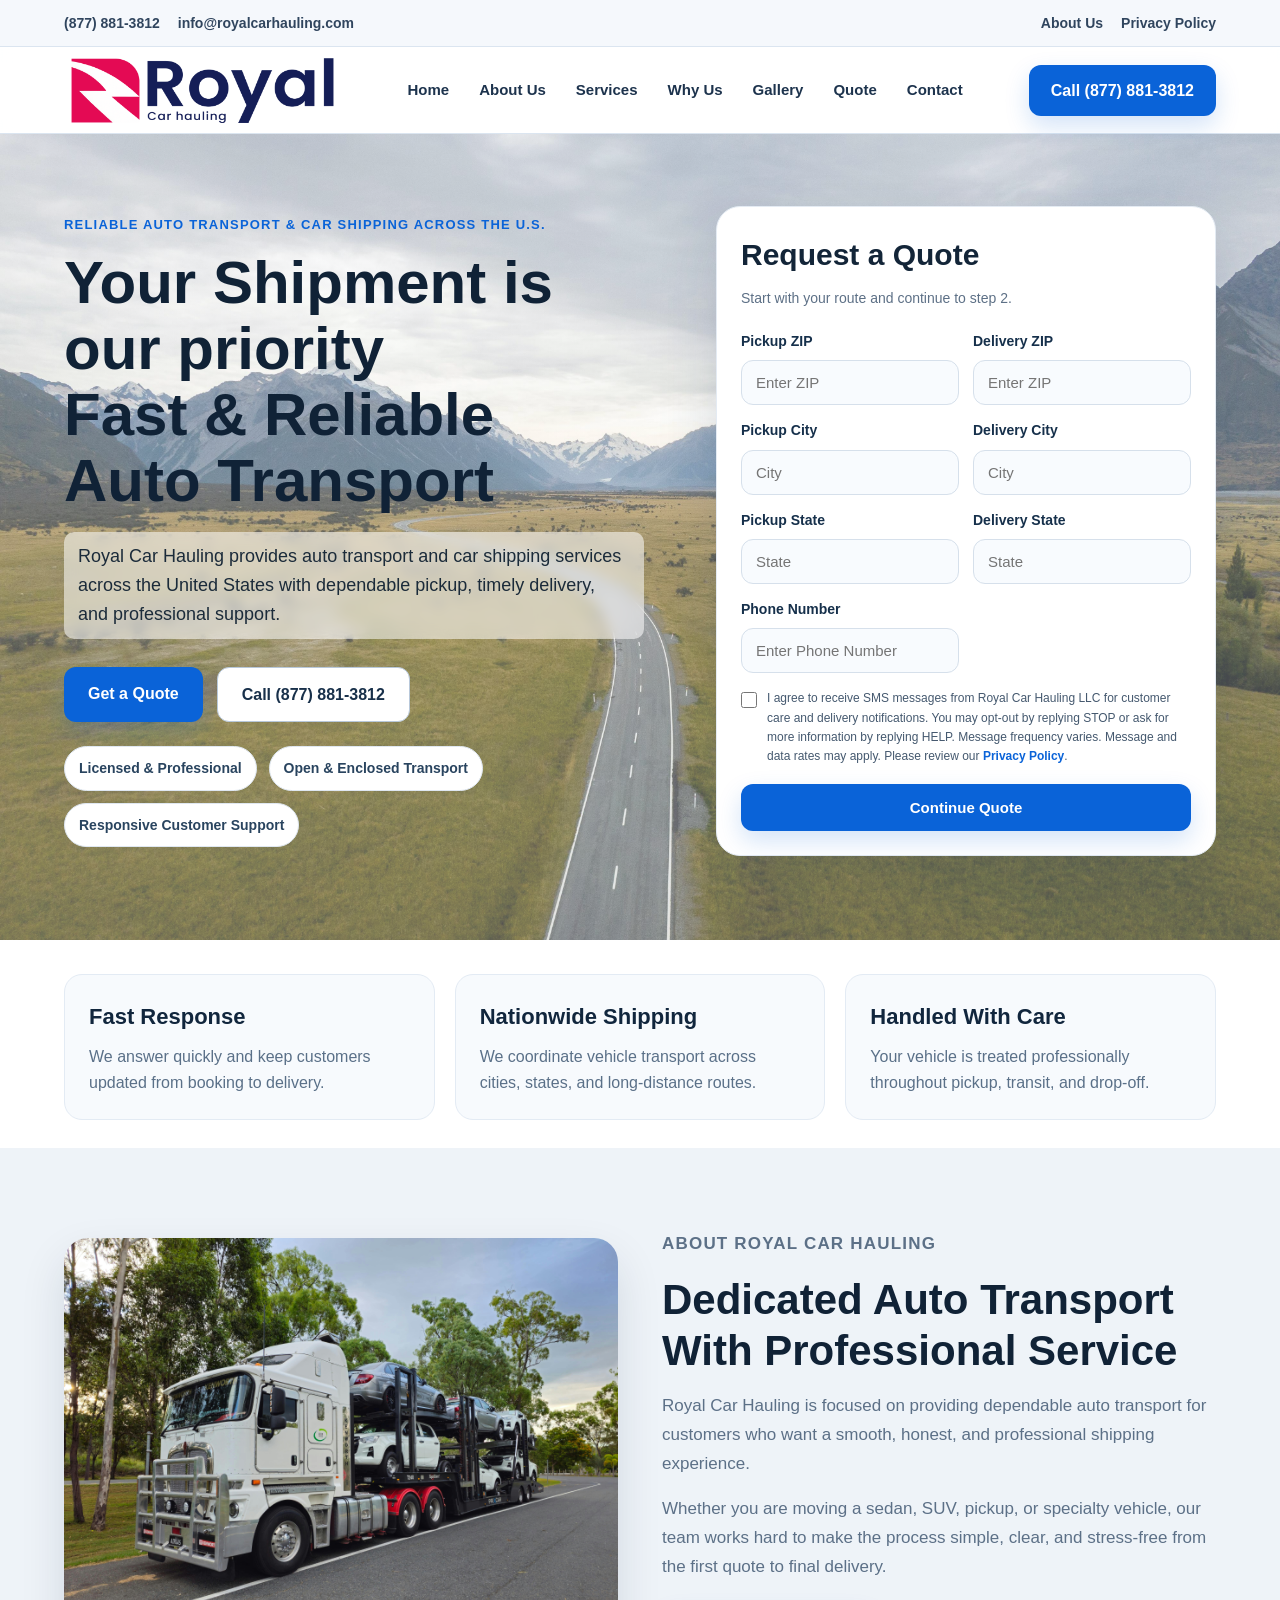
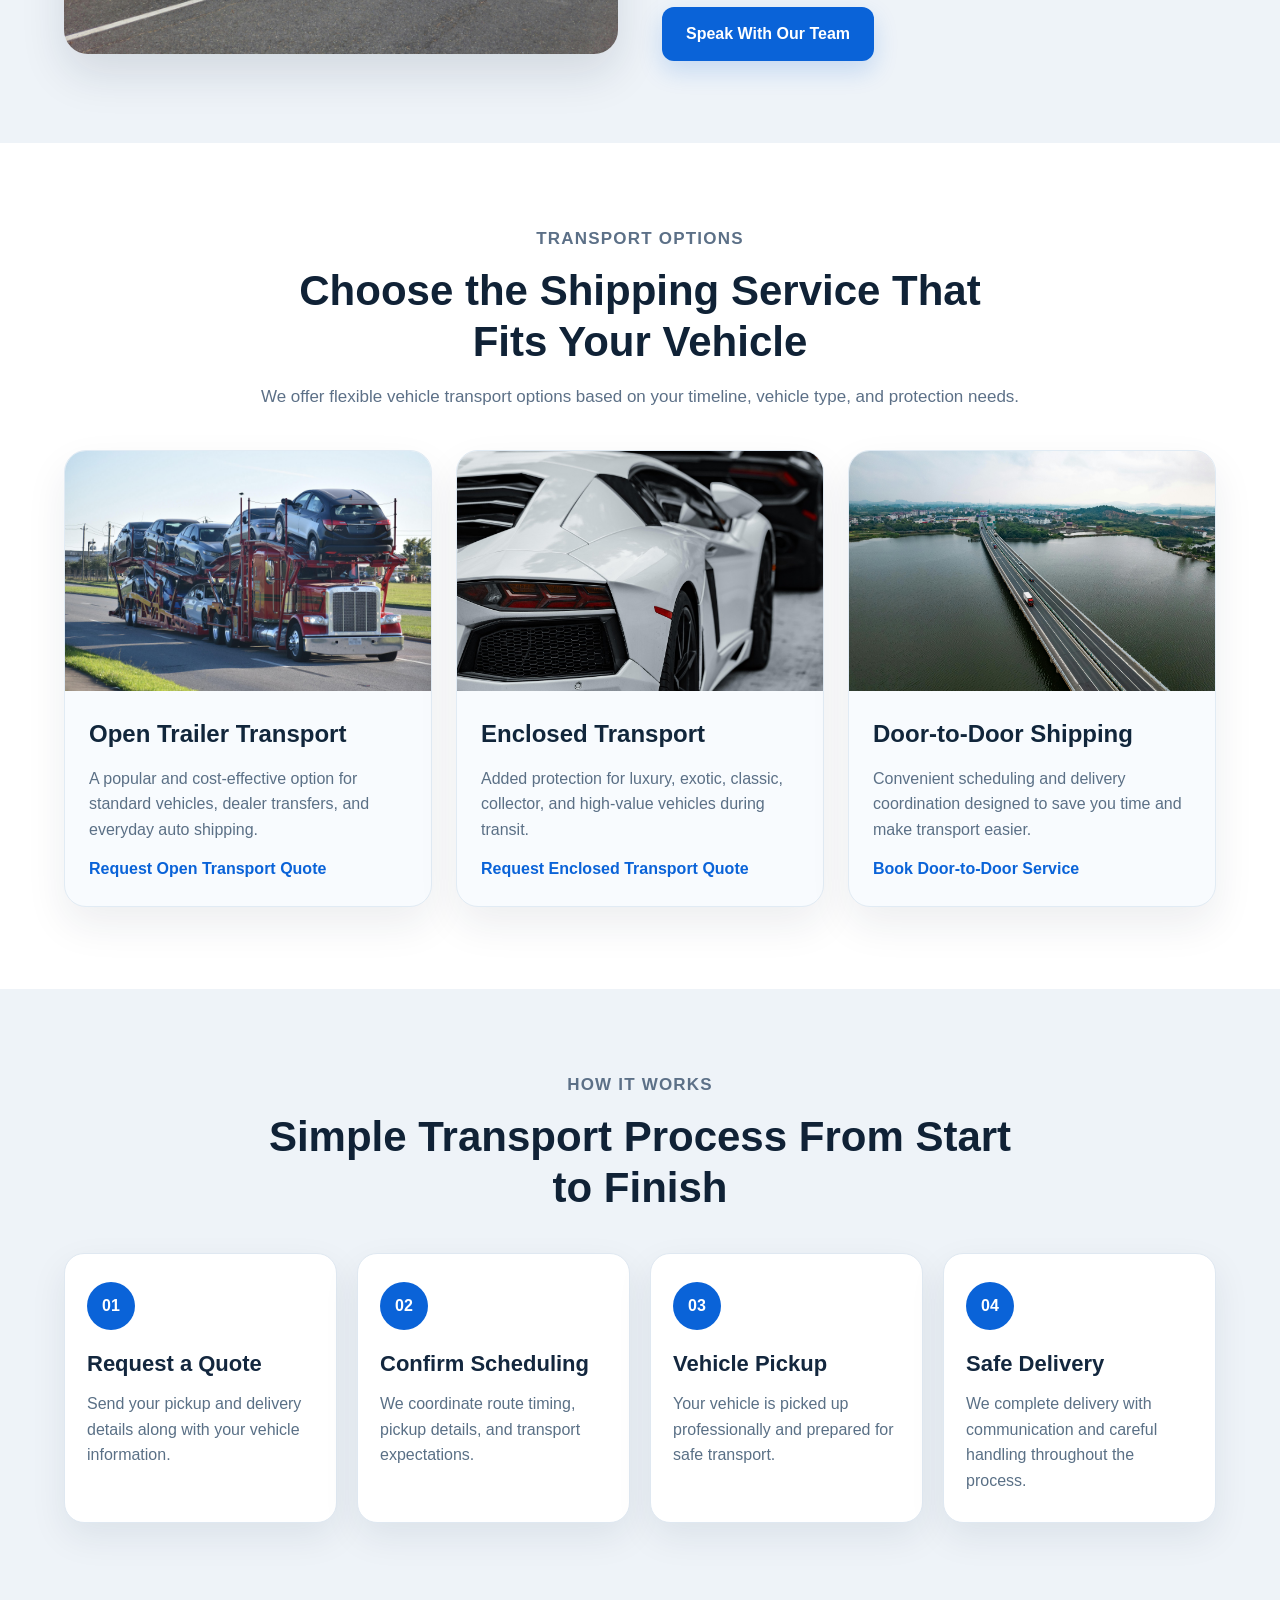
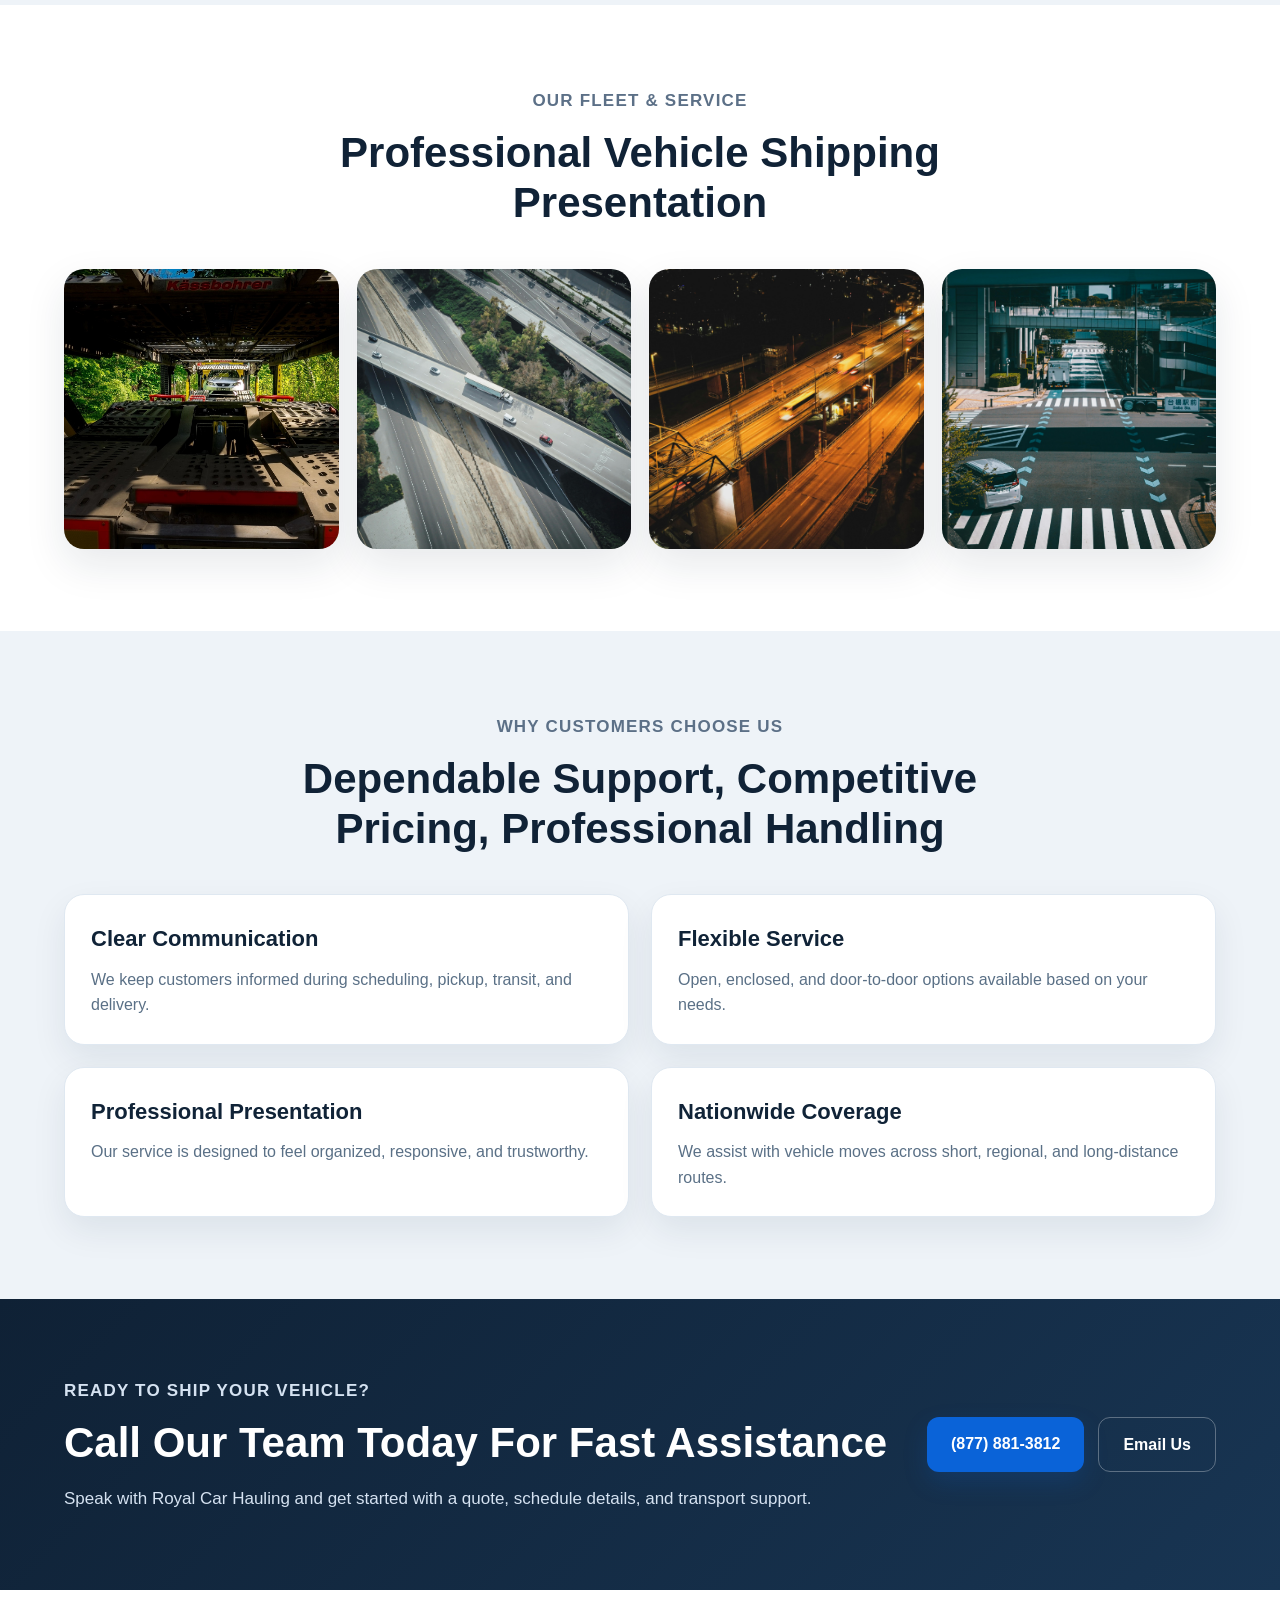
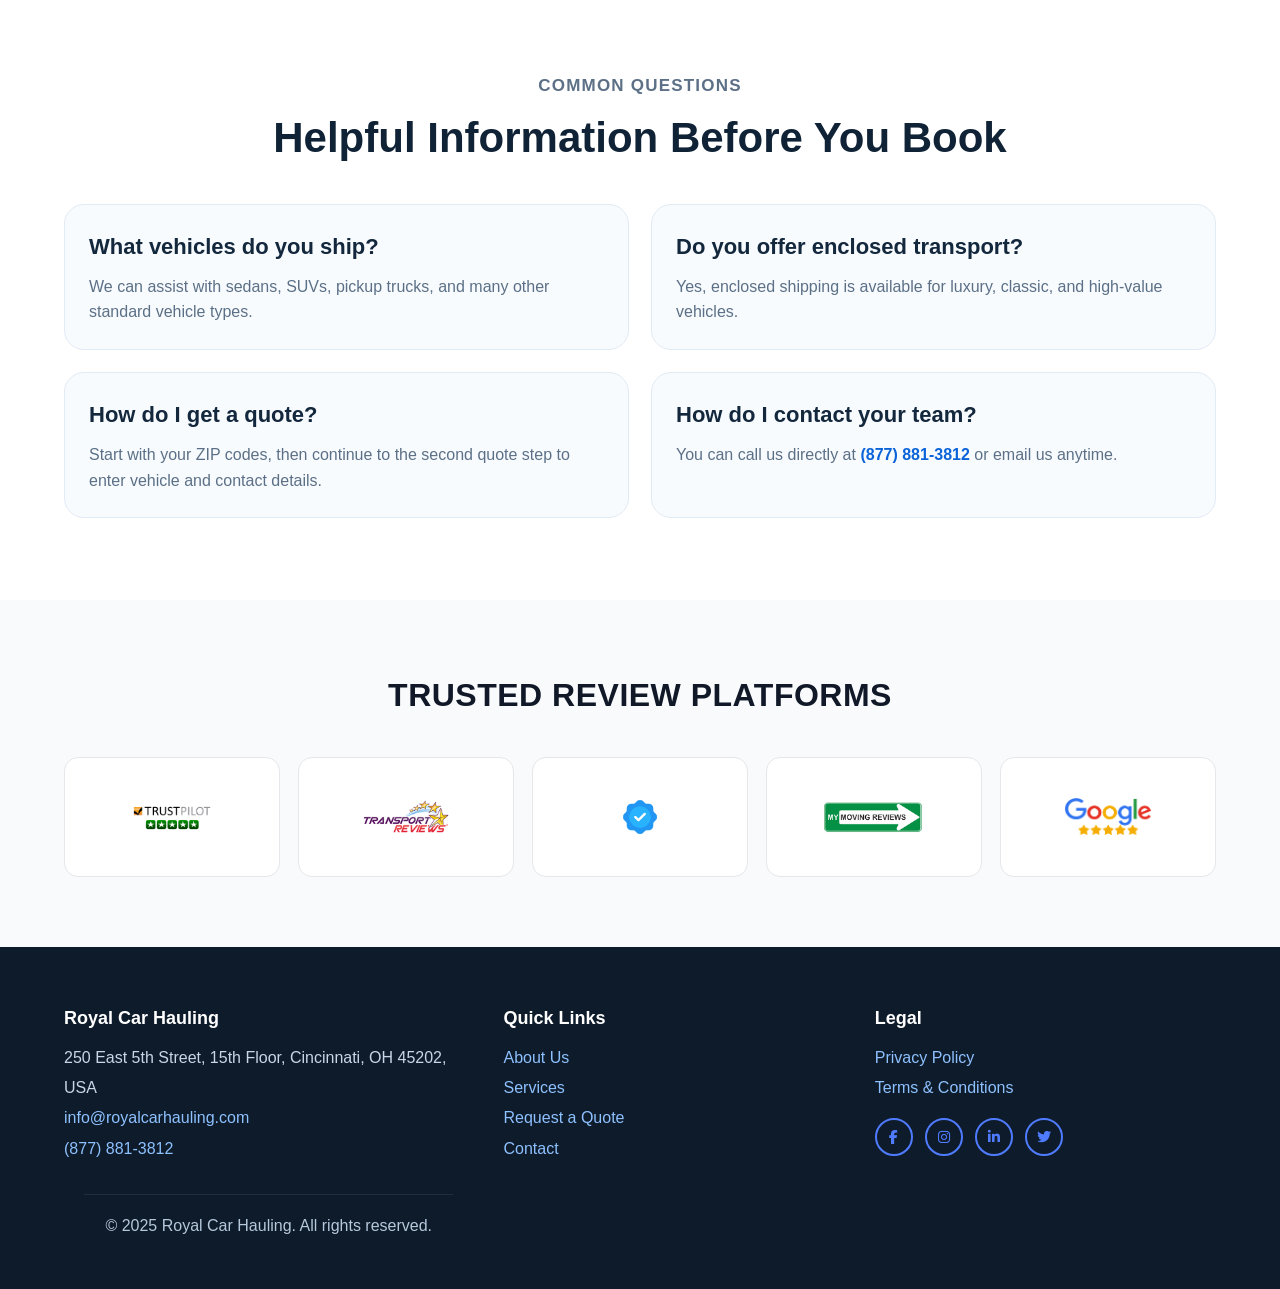
<file: index.html>
<!DOCTYPE html>
<html lang="en">
<head>
  <meta charset="UTF-8">
  <meta name="viewport" content="width=device-width, initial-scale=1.0">
<meta name="description" content="Reliable auto transport and car shipping services across the USA. Fast, safe, and affordable vehicle delivery. Get your free quote today.">
  <meta name="keywords" content="auto transport, car shipping, vehicle transport, car shipping USA, auto transport company">

  <link rel="icon" href="favicon.ico" type="image/x-icon">
  <link rel="icon" type="image/png" sizes="32x32" href="favicon-32x32.png">
<link rel="icon" type="image/png" sizes="16x16" href="favicon-16x16.png">
  
  <title>Auto Transport & Car Shipping Services | Royal Car Hauling</title>
  
  <link rel="stylesheet" href="css/style.css">
  <link rel="stylesheet" href="https://cdnjs.cloudflare.com/ajax/libs/font-awesome/6.5.0/css/all.min.css">
</head>
<body>

  <div class="top-bar">
    <div class="container top-bar-inner">
      <div class="top-left-links">
        <a href="tel:8778813812" class="top-contact">(877) 881-3812</a>
        <a href="mailto:info@royalcarhauling.com" class="top-contact">info@royalcarhauling.com</a>
      </div>
      <div class="top-right-links">
        <a href="#about" class="top-link">About Us</a>
        <a href="privacy.html" class="top-link">Privacy Policy</a>
      </div>
    </div>
  </div>

  <header class="header">
    <div class="container nav">
      <a href="index.html" class="logo">
        <img src="images/logo.png" alt="Royal Car Hauling auto transport and car shipping company">
      </a>

      <nav class="menu">
        <a href="#home">Home</a>
        <a href="#about">About Us</a>
        <a href="#transport-options">Services</a>
        <a href="#why-us">Why Us</a>
        <a href="#gallery">Gallery</a>
        <a href="#quote">Quote</a>
        <a href="#contact">Contact</a>
      </nav>

      <a href="tel:8778113812" class="call-btn">Call (877) 881-3812</a>
    </div>
  </header>

  <section class="hero" id="home">
    <div class="container hero-content">
      <div class="hero-text">
        <p class="hero-tag">RELIABLE AUTO TRANSPORT & CAR SHIPPING ACROSS THE U.S.</p>
 <h1>
Your Shipment is our priority<br>
Fast & Reliable Auto Transport
</h1>
        <p class="hero-description">
Royal Car Hauling provides auto transport and car shipping services across the United States with dependable pickup, timely delivery, and professional support.
</p>

        <div class="hero-buttons">
          <a href="#quote" class="primary-btn">Get a Quote</a>
          <a href="tel:8778813812" class="secondary-btn">Call (877) 881-3812</a>
        </div>

        <div class="hero-trust-list">
          <span>Licensed & Professional</span>
          <span>Open & Enclosed Transport</span>
          <span>Responsive Customer Support</span>
        </div>
      </div>

      <div class="quote-box quote-box-compact" id="quote">
        <h2>Request a Quote</h2>
        <p class="quote-subtext">Start with your route and continue to step 2.</p>

        <form action="https://formspree.io/f/mojpdavq" method="POST" class="quote-form quote-step-one-form" id="quoteStepOneForm">
          <div class="form-row">
            <div class="form-group">
              <label for="from">Pickup ZIP</label>
              <input id="from" name="pickupZip" type="text" placeholder="Enter ZIP" maxlength="5">
            </div>

            <div class="form-group">
              <label for="to">Delivery ZIP</label>
              <input id="to" name="deliveryZip" type="text" placeholder="Enter ZIP" maxlength="5">
            </div>
          </div>

          <div class="form-row">
            <div class="form-group">
              <label for="fromCity">Pickup City</label>
              <input id="fromCity" type="text" placeholder="City" readonly>
            </div>

            <div class="form-group">
              <label for="toCity">Delivery City</label>
              <input id="toCity" type="text" placeholder="City" readonly>
            </div>
          </div>

          <div class="form-row">
            <div class="form-group">
              <label for="fromState">Pickup State</label>
              <input id="fromState" type="text" placeholder="State" readonly>
            </div>

            <div class="form-group">
              <label for="toState">Delivery State</label>
              <input id="toState" name="deliveryState" type="text" placeholder="State" readonly>
            </div>
          </div>

          <div class="form-row">
            <div class="form-group form-group-full">
              <label for="phone">Phone Number</label>
              <input id="phone" name="phone" type="tel" placeholder="Enter Phone Number" required>
            </div>
          </div>

          <div class="consent-box">
            <label class="consent-label">
              <input type="checkbox" id="smsConsent" name="smsConsent" required>
              <span>
                I agree to receive SMS messages from Royal Car Hauling LLC for customer care and delivery notifications.
                You may opt-out by replying STOP or ask for more information by replying HELP.
                Message frequency varies. Message and data rates may apply.
                Please review our <a href="privacy.html">Privacy Policy</a>.
              </span>
            </label>
          </div>

          <button type="submit" class="submit-btn">Continue Quote</button>
        </form>
      </div>
    </div>
  </section>

  <section class="trust-strip">
    <div class="container trust-strip-grid">
      <div class="trust-item">
        <h3>Fast Response</h3>
        <p>We answer quickly and keep customers updated from booking to delivery.</p>
      </div>
      <div class="trust-item">
        <h3>Nationwide Shipping</h3>
        <p>We coordinate vehicle transport across cities, states, and long-distance routes.</p>
      </div>
      <div class="trust-item">
        <h3>Handled With Care</h3>
        <p>Your vehicle is treated professionally throughout pickup, transit, and drop-off.</p>
      </div>
    </div>
  </section>

  <section class="about-section section-light" id="about">
    <div class="container two-column-section">
      <div class="section-image-card">
        <img src="images/about-transport.jpg" alt="Car hauling trailer">
      </div>

      <div class="section-text">
        <p class="section-tag">ABOUT ROYAL CAR HAULING</p>
        <h2>Dedicated Auto Transport With Professional Service</h2>
        <p>
          Royal Car Hauling is focused on providing dependable auto transport for customers who want a smooth,
          honest, and professional shipping experience.
        </p>
        <p>
          Whether you are moving a sedan, SUV, pickup, or specialty vehicle, our team works hard to make the
          process simple, clear, and stress-free from the first quote to final delivery.
        </p>
        <a href="#contact" class="primary-btn">Speak With Our Team</a>
      </div>
    </div>
  </section>

  <section class="transport-options section-white" id="transport-options">
    <div class="container">
      <div class="section-heading center">
        <p class="section-tag">TRANSPORT OPTIONS</p>
        <h2>Choose the Shipping Service That Fits Your Vehicle</h2>
        <p>
          We offer flexible vehicle transport options based on your timeline, vehicle type, and protection needs.
        </p>
      </div>

      <div class="service-grid">
        <div class="service-card">
          <img src="images/open-transport.jpg" alt="Open trailer vehicle transport">
          <div class="service-card-content">
            <h3>Open Trailer Transport</h3>
            <p>
              A popular and cost-effective option for standard vehicles, dealer transfers, and everyday auto shipping.
            </p>
            <a href="#quote" class="text-link">Request Open Transport Quote</a>
          </div>
        </div>

        <div class="service-card">
          <img src="images/enclosed-transport.jpg" alt="Enclosed trailer vehicle transport">
          <div class="service-card-content">
            <h3>Enclosed Transport</h3>
            <p>
              Added protection for luxury, exotic, classic, collector, and high-value vehicles during transit.
            </p>
            <a href="#quote" class="text-link">Request Enclosed Transport Quote</a>
          </div>
        </div>

        <div class="service-card">
          <img src="images/door-to-door.jpg" alt="Door to door car shipping">
          <div class="service-card-content">
            <h3>Door-to-Door Shipping</h3>
            <p>
              Convenient scheduling and delivery coordination designed to save you time and make transport easier.
            </p>
            <a href="#quote" class="text-link">Book Door-to-Door Service</a>
          </div>
        </div>
      </div>
    </div>
  </section>

  <section class="process-section section-light">
    <div class="container">
      <div class="section-heading center">
        <p class="section-tag">HOW IT WORKS</p>
        <h2>Simple Transport Process From Start to Finish</h2>
      </div>

      <div class="process-grid">
        <div class="process-card">
          <span>01</span>
          <h3>Request a Quote</h3>
          <p>Send your pickup and delivery details along with your vehicle information.</p>
        </div>

        <div class="process-card">
          <span>02</span>
          <h3>Confirm Scheduling</h3>
          <p>We coordinate route timing, pickup details, and transport expectations.</p>
        </div>

        <div class="process-card">
          <span>03</span>
          <h3>Vehicle Pickup</h3>
          <p>Your vehicle is picked up professionally and prepared for safe transport.</p>
        </div>

        <div class="process-card">
          <span>04</span>
          <h3>Safe Delivery</h3>
          <p>We complete delivery with communication and careful handling throughout the process.</p>
        </div>
      </div>
    </div>
  </section>

  <section class="gallery-section section-white" id="gallery">
    <div class="container">
      <div class="section-heading center">
        <p class="section-tag">OUR FLEET & SERVICE</p>
        <h2>Professional Vehicle Shipping Presentation</h2>
      </div>

      <div class="gallery-grid">
        <div class="gallery-card"><img src="images/gallery-1.jpg" alt="Vehicle loading on trailer"></div>
        <div class="gallery-card"><img src="images/gallery-2.jpg" alt="Enclosed trailer shipping"></div>
        <div class="gallery-card"><img src="images/gallery-3.jpg" alt="Car delivery service"></div>
        <div class="gallery-card"><img src="images/gallery-4.jpg" alt="Transport truck on highway"></div>
      </div>
    </div>
  </section>

  <section class="why-us-section section-light" id="why-us">
    <div class="container">
      <div class="section-heading center">
        <p class="section-tag">WHY CUSTOMERS CHOOSE US</p>
        <h2>Dependable Support, Competitive Pricing, Professional Handling</h2>
      </div>

      <div class="benefit-grid">
        <div class="benefit-card">
          <h3>Clear Communication</h3>
          <p>We keep customers informed during scheduling, pickup, transit, and delivery.</p>
        </div>
        <div class="benefit-card">
          <h3>Flexible Service</h3>
          <p>Open, enclosed, and door-to-door options available based on your needs.</p>
        </div>
        <div class="benefit-card">
          <h3>Professional Presentation</h3>
          <p>Our service is designed to feel organized, responsive, and trustworthy.</p>
        </div>
        <div class="benefit-card">
          <h3>Nationwide Coverage</h3>
          <p>We assist with vehicle moves across short, regional, and long-distance routes.</p>
        </div>
      </div>
    </div>
  </section>

  <section class="cta-band" id="contact">
    <div class="container cta-band-content">
      <div>
        <p class="section-tag light-tag">READY TO SHIP YOUR VEHICLE?</p>
        <h2>Call Our Team Today For Fast Assistance</h2>
        <p>
          Speak with Royal Car Hauling and get started with a quote, schedule details, and transport support.
        </p>
      </div>

      <div class="cta-band-buttons">
        <a href="tel:8778813812" class="primary-btn">(877) 881-3812</a>
        <a href="mailto:info@royalcarhauling.com" class="secondary-btn dark-secondary">Email Us</a>
      </div>
    </div>
  </section>

  <section class="faq-section section-white">
    <div class="container">
      <div class="section-heading center">
        <p class="section-tag">COMMON QUESTIONS</p>
        <h2>Helpful Information Before You Book</h2>
      </div>

      <div class="faq-grid">
        <div class="faq-card">
          <h3>What vehicles do you ship?</h3>
          <p>We can assist with sedans, SUVs, pickup trucks, and many other standard vehicle types.</p>
        </div>

        <div class="faq-card">
          <h3>Do you offer enclosed transport?</h3>
          <p>Yes, enclosed shipping is available for luxury, classic, and high-value vehicles.</p>
        </div>

        <div class="faq-card">
          <h3>How do I get a quote?</h3>
          <p>Start with your ZIP codes, then continue to the second quote step to enter vehicle and contact details.</p>
        </div>

        <div class="faq-card">
          <h3>How do I contact your team?</h3>
          <p>You can call us directly at <a href="tel:8778813812">(877) 881-3812</a> or email us anytime.</p>
        </div>
      </div>
    </div>
  </section>

  <section class="reviews-platforms">
  <div class="container">
    <div class="reviews-header">
      <h2>Trusted Review Platforms</h2>

    </div>

    <div class="reviews-platforms-grid">
      <div class="review-platform-card">
        <img src="images/trustpilot.png" alt="Trustpilot">
      
      </div>

      <div class="review-platform-card">
        <img src="images/transportreviews.png" alt="Transport Reviews">
       
      </div>

      <div class="review-platform-card">
        <img src="images/verifiedmovers.png" alt="Verified Movers">
       
      </div>

      <div class="review-platform-card">
        <img src="images/movingreviews.png" alt="Moving Reviews">
        
      </div>

      <div class="review-platform-card">
        <img src="images/google.png" alt="Google Reviews">
        
      </div>
    </div>
  </div>
</section>

  <footer class="footer">
    <div class="container footer-grid">
      <div class="footer-col">
        <p class="footer-title">Royal Car Hauling</p>
        <p>250 East 5th Street, 15th Floor, Cincinnati, OH 45202, USA</p>
        <p><a href="mailto:info@royalcarhauling.com">info@royalcarhauling.com</a></p>
        <p><a href="tel:8778813812">(877) 881-3812</a></p>
      </div>

      <div class="footer-col">
        <p class="footer-title">Quick Links</p>
        <p><a href="#about">About Us</a></p>
        <p><a href="#transport-options">Services</a></p>
        <p><a href="#quote">Request a Quote</a></p>
        <p><a href="#contact">Contact</a></p>
      </div>

      <div class="footer-col">
    <p class="footer-title">Legal</p>

    <p><a href="privacy.html">Privacy Policy</a></p>
    <p><a href="terms.html">Terms & Conditions</a></p>

   <div class="social-icons">
    <a href="https://www.facebook.com/profile.php?id=61589104476980" target="_blank">
        <i class="fab fa-facebook-f"></i>
    </a>
    <a href="https://www.instagram.com/royal_carhauling/" target="_blank">
        <i class="fab fa-instagram"></i>
    </a>
    <a href="#" target="_blank">
        <i class="fab fa-linkedin-in"></i>
    </a>
    <a href="#" target="_blank">
        <i class="fab fa-twitter"></i>
    </a>
</div>
    </div>

    <div class="container footer-bottom">
      <p>© 2025 Royal Car Hauling. All rights reserved.</p>
    </div>
  </footer>

  <script src="js/script.js"></script>
</body>
</html>
</file>
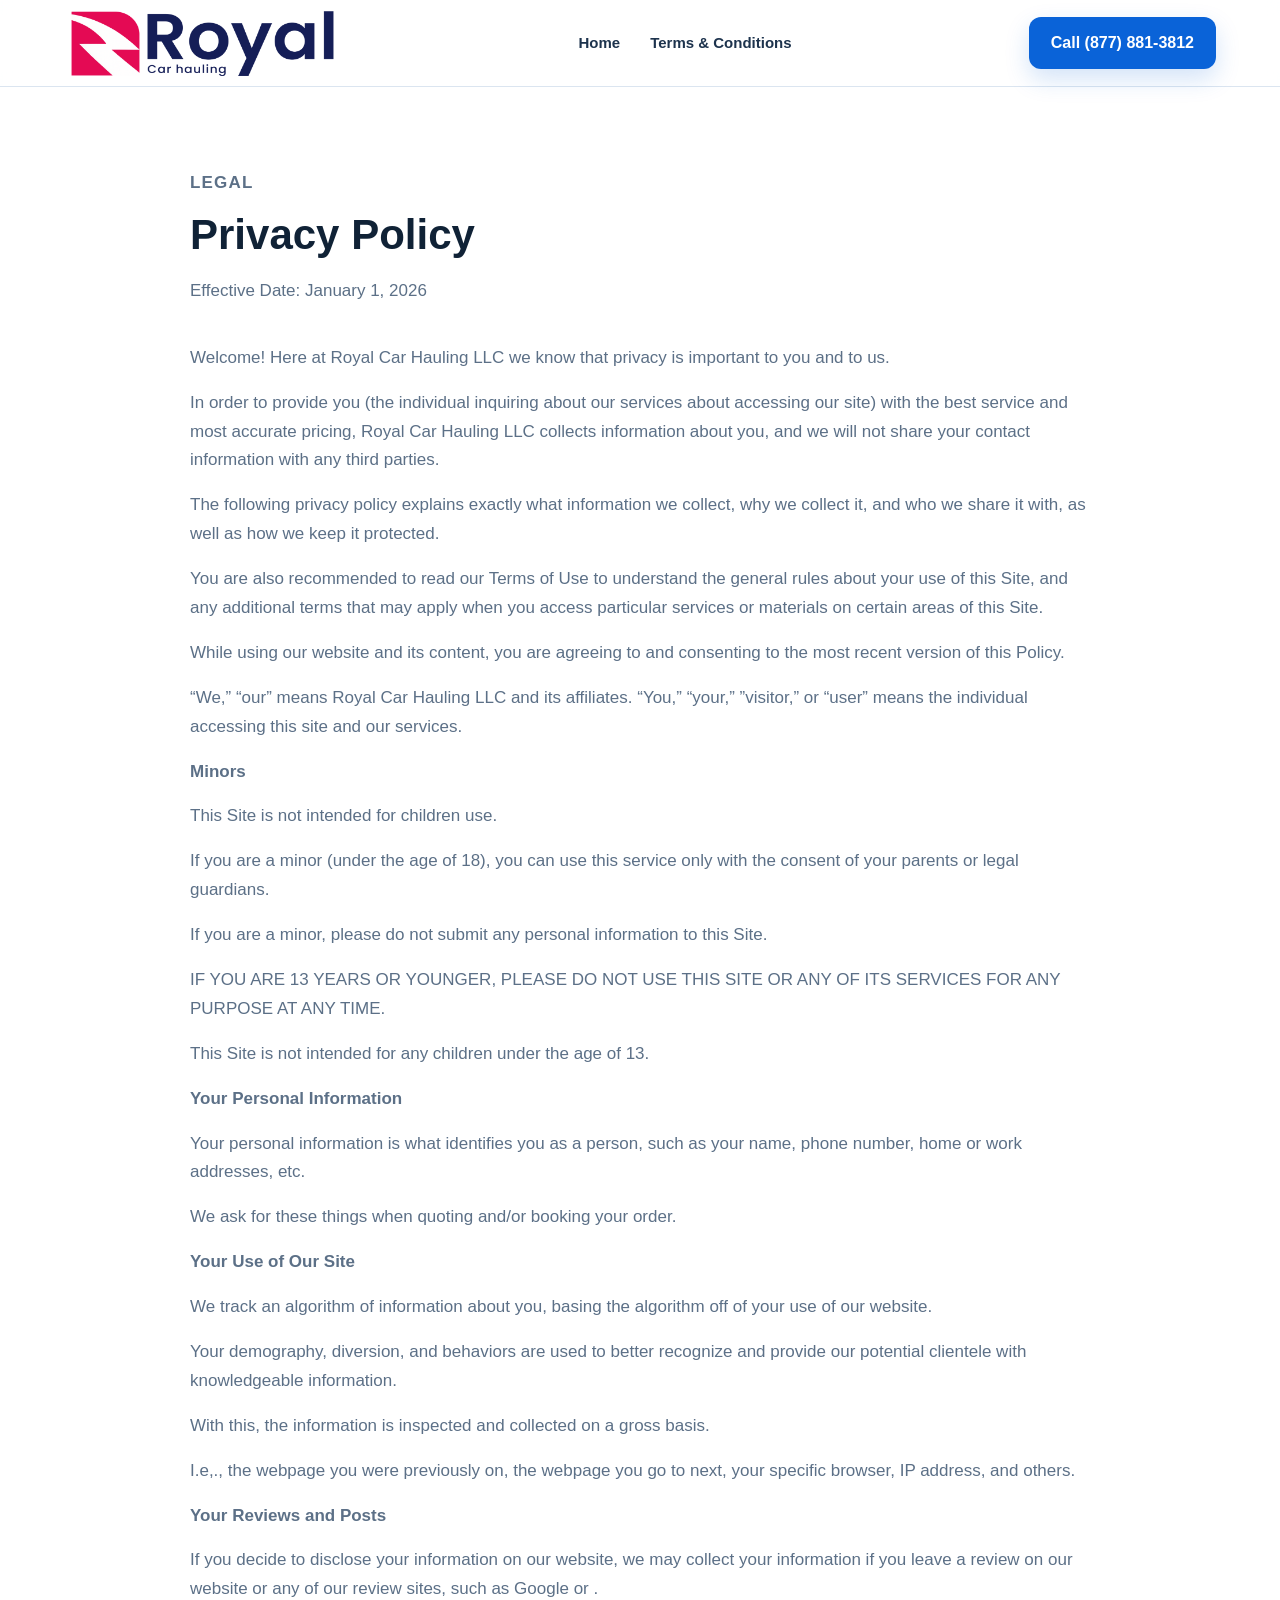
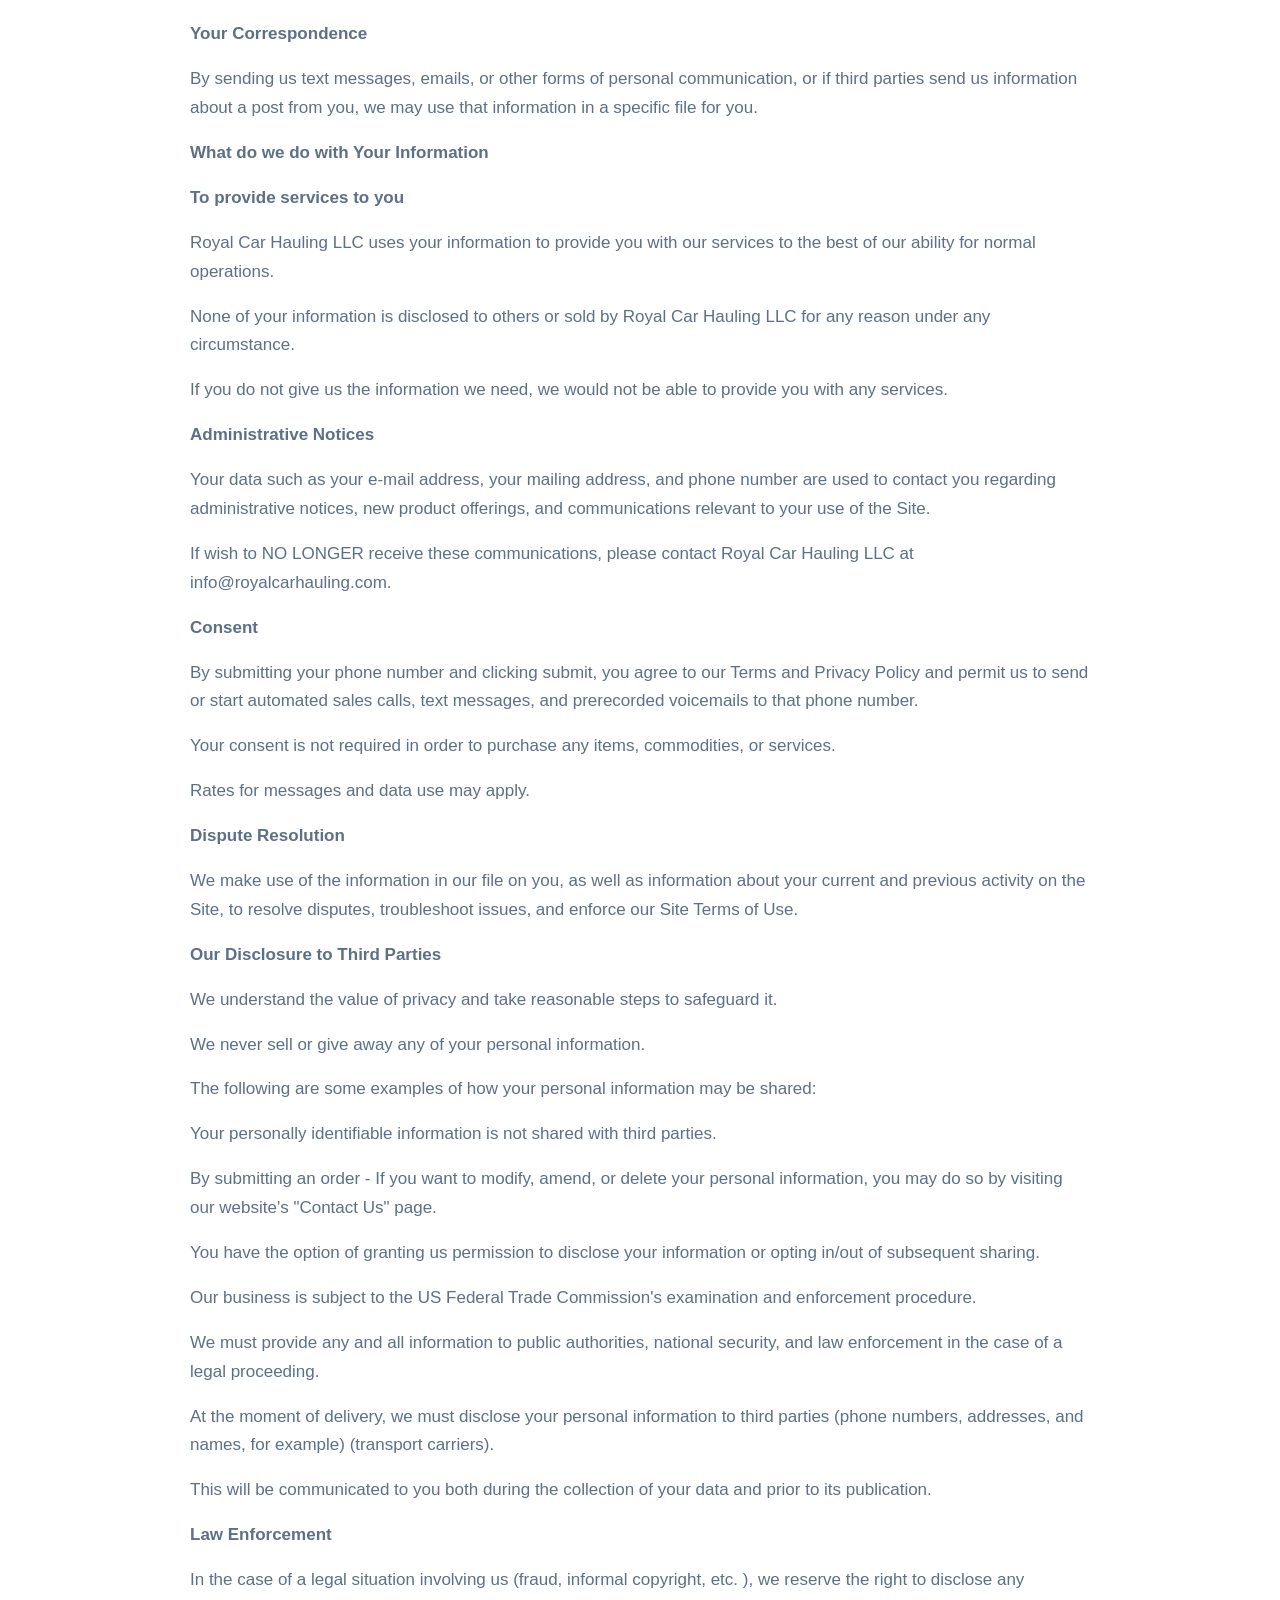
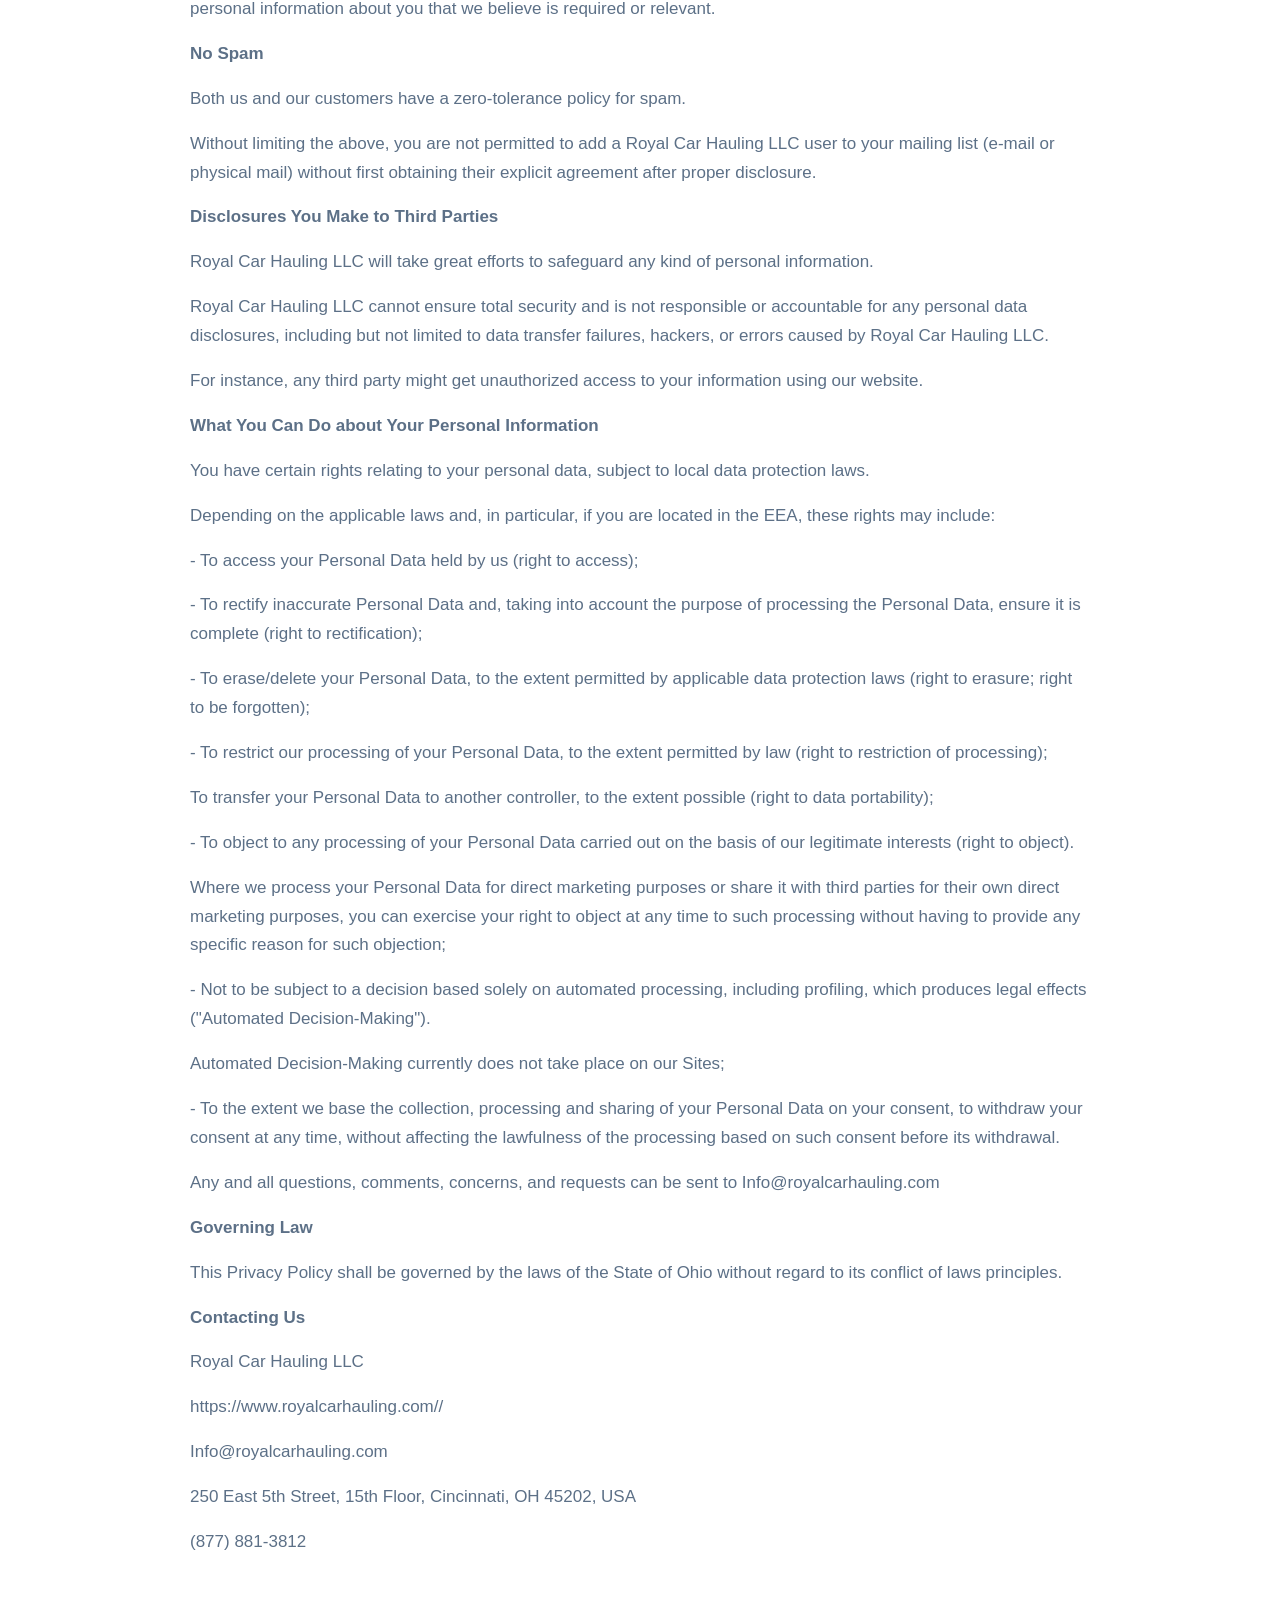
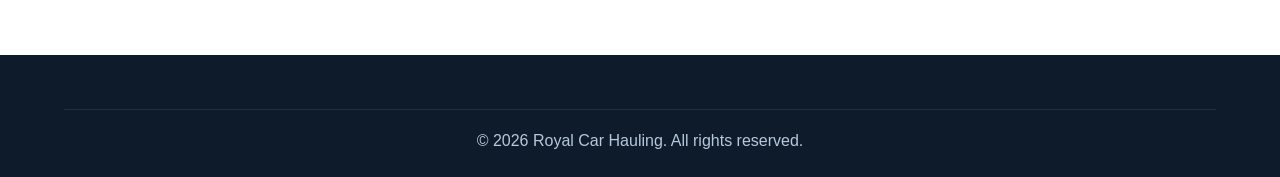
<file: privacy.html>
<!DOCTYPE html>
<html lang="en">
<head>
  <meta charset="UTF-8">
  <meta name="viewport" content="width=device-width, initial-scale=1.0">
  <title>Privacy Policy | Royal Car Hauling</title>
  <link rel="stylesheet" href="css/style.css">
</head>
<body>

  <header class="header">
    <div class="container nav">
      <a href="index.html" class="logo">
        <img src="images/logo.png" alt="Royal Car Hauling Logo">
      </a>

      <nav class="menu">
        <a href="index.html">Home</a>
        <a href="terms.html">Terms & Conditions</a>
      </nav>

      <a href="tel:8778813812" class="call-btn">Call (877) 881-3812</a>
    </div>
  </header>

  <section class="section-white">
    <div class="container" style="max-width: 900px;">
      <div class="section-heading">
        <p class="section-tag">LEGAL</p>
        <h2>Privacy Policy</h2>
        <p>Effective Date: January 1, 2026</p>
      </div>

     <div class="section-text">

<p>Welcome! Here at Royal Car Hauling LLC we know that privacy is important to you and to us.</p>

<p>In order to provide you (the individual inquiring about our services about accessing our site) with the best service and most accurate pricing, Royal Car Hauling LLC collects information about you, and we will not share your contact information with any third parties.</p>

<p>The following privacy policy explains exactly what information we collect, why we collect it, and who we share it with, as well as how we keep it protected.</p>

<p>You are also recommended to read our Terms of Use to understand the general rules about your use of this Site, and any additional terms that may apply when you access particular services or materials on certain areas of this Site.</p>

<p>While using our website and its content, you are agreeing to and consenting to the most recent version of this Policy.</p>

<p>“We,” “our” means Royal Car Hauling LLC and its affiliates. “You,” “your,” ”visitor,” or “user” means the individual accessing this site and our services.</p>

<p><strong>Minors</strong></p>

<p>This Site is not intended for children use.</p>

<p>If you are a minor (under the age of 18), you can use this service only with the consent of your parents or legal guardians.</p>

<p>If you are a minor, please do not submit any personal information to this Site.</p>

<p>IF YOU ARE 13 YEARS OR YOUNGER, PLEASE DO NOT USE THIS SITE OR ANY OF ITS SERVICES FOR ANY PURPOSE AT ANY TIME.</p>

<p>This Site is not intended for any children under the age of 13.</p>

<p><strong>Your Personal Information</strong></p>

<p>Your personal information is what identifies you as a person, such as your name, phone number, home or work addresses, etc.</p>

<p>We ask for these things when quoting and/or booking your order.</p>

<p><strong>Your Use of Our Site</strong></p>

<p>We track an algorithm of information about you, basing the algorithm off of your use of our website.</p>

<p>Your demography, diversion, and behaviors are used to better recognize and provide our potential clientele with knowledgeable information.</p>

<p>With this, the information is inspected and collected on a gross basis.</p>

<p>I.e,., the webpage you were previously on, the webpage you go to next, your specific browser, IP address, and others.</p>

<p><strong>Your Reviews and Posts</strong></p>

<p>If you decide to disclose your information on our website, we may collect your information if you leave a review on our website or any of our review sites, such as Google or .</p>

<p><strong>Your Correspondence</strong></p>

<p>By sending us text messages, emails, or other forms of personal communication, or if third parties send us information about a post from you, we may use that information in a specific file for you.</p>

<p><strong>What do we do with Your Information</strong></p>

<p><strong>To provide services to you</strong></p>

<p>Royal Car Hauling LLC uses your information to provide you with our services to the best of our ability for normal operations.</p>

<p>None of your information is disclosed to others or sold by Royal Car Hauling LLC for any reason under any circumstance.</p>

<p>If you do not give us the information we need, we would not be able to provide you with any services.</p>

<p><strong>Administrative Notices</strong></p>

<p>Your data such as your e-mail address, your mailing address, and phone number are used to contact you regarding administrative notices, new product offerings, and communications relevant to your use of the Site.</p>

<p>If wish to NO LONGER receive these communications, please contact Royal Car Hauling LLC at info@royalcarhauling.com.</p>

<p><strong>Consent</strong></p>

<p>By submitting your phone number and clicking submit, you agree to our Terms and Privacy Policy and permit us to send or start automated sales calls, text messages, and prerecorded voicemails to that phone number.</p>

<p>Your consent is not required in order to purchase any items, commodities, or services.</p>

<p>Rates for messages and data use may apply.</p>

<p><strong>Dispute Resolution</strong></p>

<p>We make use of the information in our file on you, as well as information about your current and previous activity on the Site, to resolve disputes, troubleshoot issues, and enforce our Site Terms of Use.</p>

<p><strong>Our Disclosure to Third Parties</strong></p>

<p>We understand the value of privacy and take reasonable steps to safeguard it.</p>

<p>We never sell or give away any of your personal information.</p>

<p>The following are some examples of how your personal information may be shared:</p>

<p>Your personally identifiable information is not shared with third parties.</p>

<p>By submitting an order - If you want to modify, amend, or delete your personal information, you may do so by visiting our website's "Contact Us" page.</p>

<p>You have the option of granting us permission to disclose your information or opting in/out of subsequent sharing.</p>

<p>Our business is subject to the US Federal Trade Commission's examination and enforcement procedure.</p>

<p>We must provide any and all information to public authorities, national security, and law enforcement in the case of a legal proceeding.</p>

<p>At the moment of delivery, we must disclose your personal information to third parties (phone numbers, addresses, and names, for example) (transport carriers).</p>

<p>This will be communicated to you both during the collection of your data and prior to its publication.</p>

<p><strong>Law Enforcement</strong></p>

<p>In the case of a legal situation involving us (fraud, informal copyright, etc. ), we reserve the right to disclose any personal information about you that we believe is required or relevant.</p>

<p><strong>No Spam</strong></p>

<p>Both us and our customers have a zero-tolerance policy for spam.</p>

<p>Without limiting the above, you are not permitted to add a Royal Car Hauling LLC user to your mailing list (e-mail or physical mail) without first obtaining their explicit agreement after proper disclosure.</p>

<p><strong>Disclosures You Make to Third Parties</strong></p>

<p>Royal Car Hauling LLC will take great efforts to safeguard any kind of personal information.</p>

<p>Royal Car Hauling LLC cannot ensure total security and is not responsible or accountable for any personal data disclosures, including but not limited to data transfer failures, hackers, or errors caused by Royal Car Hauling LLC.</p>

<p>For instance, any third party might get unauthorized access to your information using our website.</p>

<p><strong>What You Can Do about Your Personal Information</strong></p>

<p>You have certain rights relating to your personal data, subject to local data protection laws.</p>

<p>Depending on the applicable laws and, in particular, if you are located in the EEA, these rights may include:</p>

<p>- To access your Personal Data held by us (right to access);</p>
<p>- To rectify inaccurate Personal Data and, taking into account the purpose of processing the Personal Data, ensure it is complete (right to rectification);</p>
<p>- To erase/delete your Personal Data, to the extent permitted by applicable data protection laws (right to erasure; right to be forgotten);</p>
<p>- To restrict our processing of your Personal Data, to the extent permitted by law (right to restriction of processing);</p>
<p>To transfer your Personal Data to another controller, to the extent possible (right to data portability);</p>
<p>- To object to any processing of your Personal Data carried out on the basis of our legitimate interests (right to object).</p>

<p>Where we process your Personal Data for direct marketing purposes or share it with third parties for their own direct marketing purposes, you can exercise your right to object at any time to such processing without having to provide any specific reason for such objection;</p>

<p>- Not to be subject to a decision based solely on automated processing, including profiling, which produces legal effects ("Automated Decision-Making").</p>

<p>Automated Decision-Making currently does not take place on our Sites;</p>

<p>- To the extent we base the collection, processing and sharing of your Personal Data on your consent, to withdraw your consent at any time, without affecting the lawfulness of the processing based on such consent before its withdrawal.</p>

<p>Any and all questions, comments, concerns, and requests can be sent to Info@royalcarhauling.com</p>

<p><strong>Governing Law</strong></p>

<p>This Privacy Policy shall be governed by the laws of the State of Ohio without regard to its conflict of laws principles.</p>

<p><strong>Contacting Us</strong></p>

<p>Royal Car Hauling LLC</p>
<p>https://www.royalcarhauling.com//</p>
<p>Info@royalcarhauling.com</p>
<p>250 East 5th Street, 15th Floor, Cincinnati, OH 45202, USA</p>
<p>(877) 881-3812</p>

</div>
    </div>
  </section>

  <footer class="footer">
    <div class="container footer-bottom">
      <p>© 2026 Royal Car Hauling. All rights reserved.</p>
    </div>
  </footer>

</body>
</html>
</file>
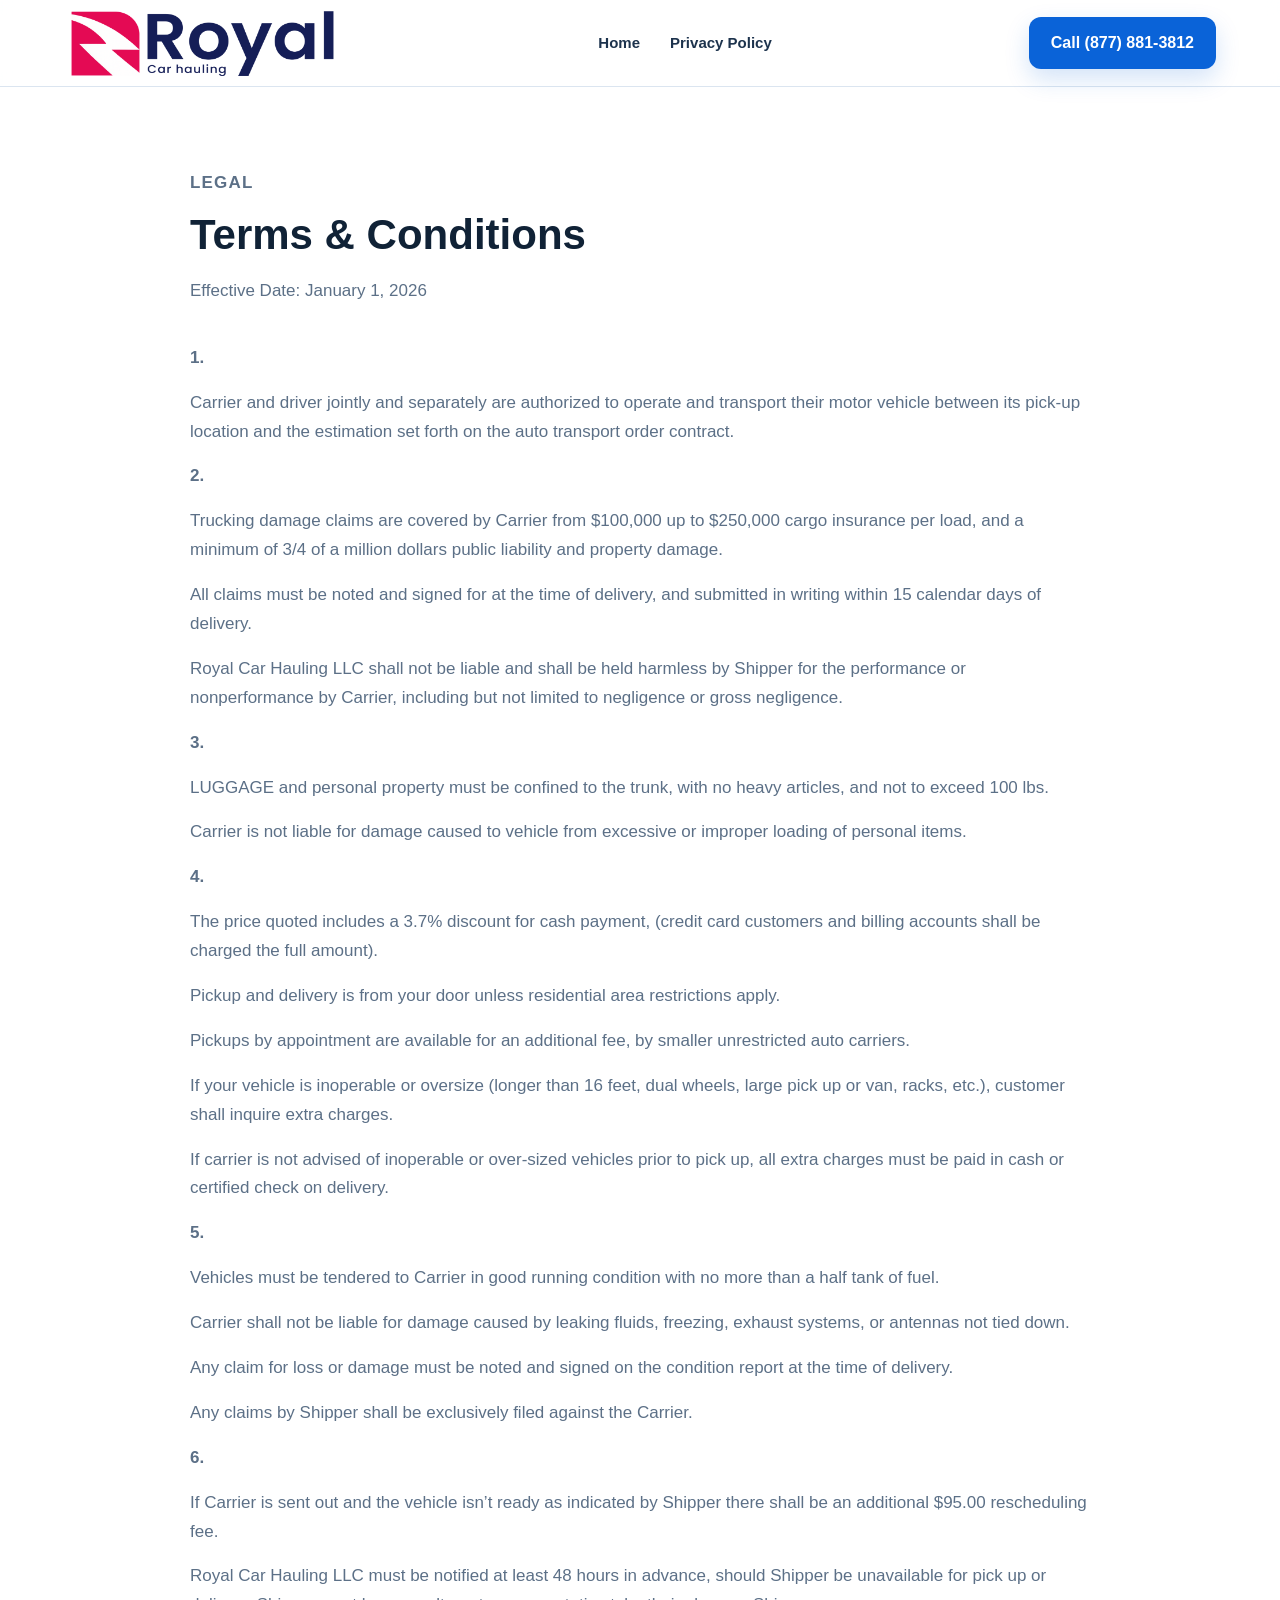
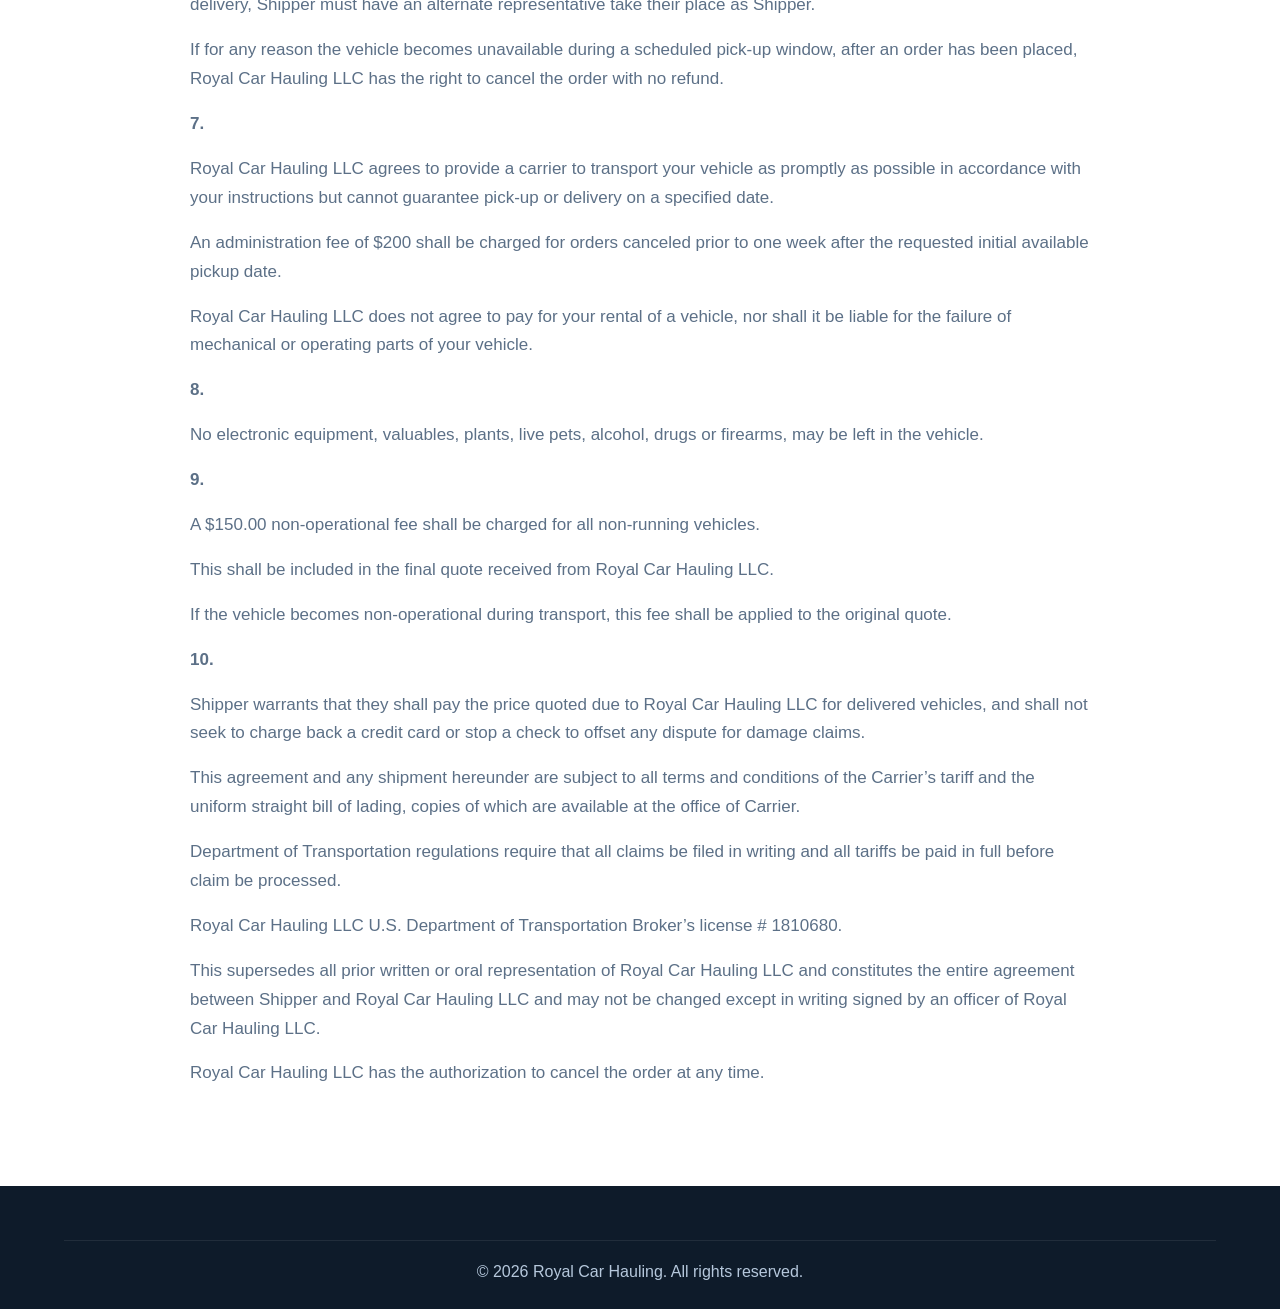
<file: terms.html>
<!DOCTYPE html>
<html lang="en">
<head>
  <meta charset="UTF-8">
  <meta name="viewport" content="width=device-width, initial-scale=1.0">
  <title>Terms & Conditions | Royal Car Hauling</title>
  <link rel="stylesheet" href="css/style.css">
</head>
<body>

  <header class="header">
    <div class="container nav">
      <a href="index.html" class="logo">
        <img src="images/logo.png" alt="Royal Car Hauling Logo">
      </a>

      <nav class="menu">
        <a href="index.html">Home</a>
        <a href="privacy.html">Privacy Policy</a>
      </nav>

      <a href="tel:8778813812" class="call-btn">Call (877) 881-3812</a>
    </div>
  </header>

  <section class="section-white">
    <div class="container" style="max-width: 900px;">
      <div class="section-heading">
        <p class="section-tag">LEGAL</p>
        <h2>Terms & Conditions</h2>
        <p>Effective Date: January 1, 2026</p>
      </div>

     <div class="section-text">

<p><strong>1.</strong></p>
<p>Carrier and driver jointly and separately are authorized to operate and transport their motor vehicle between its pick-up location and the estimation set forth on the auto transport order contract.</p>

<p><strong>2.</strong></p>
<p>Trucking damage claims are covered by Carrier from $100,000 up to $250,000 cargo insurance per load, and a minimum of 3/4 of a million dollars public liability and property damage.</p>

<p>All claims must be noted and signed for at the time of delivery, and submitted in writing within 15 calendar days of delivery.</p>

<p>Royal Car Hauling LLC shall not be liable and shall be held harmless by Shipper for the performance or nonperformance by Carrier, including but not limited to negligence or gross negligence.</p>

<p><strong>3.</strong></p>
<p>LUGGAGE and personal property must be confined to the trunk, with no heavy articles, and not to exceed 100 lbs.</p>

<p>Carrier is not liable for damage caused to vehicle from excessive or improper loading of personal items.</p>

<p><strong>4.</strong></p>
<p>The price quoted includes a 3.7% discount for cash payment, (credit card customers and billing accounts shall be charged the full amount).</p>

<p>Pickup and delivery is from your door unless residential area restrictions apply.</p>

<p>Pickups by appointment are available for an additional fee, by smaller unrestricted auto carriers.</p>

<p>If your vehicle is inoperable or oversize (longer than 16 feet, dual wheels, large pick up or van, racks, etc.), customer shall inquire extra charges.</p>

<p>If carrier is not advised of inoperable or over-sized vehicles prior to pick up, all extra charges must be paid in cash or certified check on delivery.</p>

<p><strong>5.</strong></p>
<p>Vehicles must be tendered to Carrier in good running condition with no more than a half tank of fuel.</p>

<p>Carrier shall not be liable for damage caused by leaking fluids, freezing, exhaust systems, or antennas not tied down.</p>

<p>Any claim for loss or damage must be noted and signed on the condition report at the time of delivery.</p>

<p>Any claims by Shipper shall be exclusively filed against the Carrier.</p>

<p><strong>6.</strong></p>
<p>If Carrier is sent out and the vehicle isn’t ready as indicated by Shipper there shall be an additional $95.00 rescheduling fee.</p>

<p>Royal Car Hauling LLC must be notified at least 48 hours in advance, should Shipper be unavailable for pick up or delivery, Shipper must have an alternate representative take their place as Shipper.</p>

<p>If for any reason the vehicle becomes unavailable during a scheduled pick-up window, after an order has been placed, Royal Car Hauling LLC has the right to cancel the order with no refund.</p>

<p><strong>7.</strong></p>
<p>Royal Car Hauling LLC agrees to provide a carrier to transport your vehicle as promptly as possible in accordance with your instructions but cannot guarantee pick-up or delivery on a specified date.</p>

<p>An administration fee of $200 shall be charged for orders canceled prior to one week after the requested initial available pickup date.</p>

<p>Royal Car Hauling LLC does not agree to pay for your rental of a vehicle, nor shall it be liable for the failure of mechanical or operating parts of your vehicle.</p>

<p><strong>8.</strong></p>
<p>No electronic equipment, valuables, plants, live pets, alcohol, drugs or firearms, may be left in the vehicle.</p>

<p><strong>9.</strong></p>
<p>A $150.00 non-operational fee shall be charged for all non-running vehicles.</p>

<p>This shall be included in the final quote received from Royal Car Hauling LLC.</p>

<p>If the vehicle becomes non-operational during transport, this fee shall be applied to the original quote.</p>

<p><strong>10.</strong></p>
<p>Shipper warrants that they shall pay the price quoted due to Royal Car Hauling LLC for delivered vehicles, and shall not seek to charge back a credit card or stop a check to offset any dispute for damage claims.</p>

<p>This agreement and any shipment hereunder are subject to all terms and conditions of the Carrier’s tariff and the uniform straight bill of lading, copies of which are available at the office of Carrier.</p>

<p>Department of Transportation regulations require that all claims be filed in writing and all tariffs be paid in full before claim be processed.</p>

<p>Royal Car Hauling LLC U.S. Department of Transportation Broker’s license # 1810680.</p>

<p>This supersedes all prior written or oral representation of Royal Car Hauling LLC and constitutes the entire agreement between Shipper and Royal Car Hauling LLC and may not be changed except in writing signed by an officer of Royal Car Hauling LLC.</p>

<p>Royal Car Hauling LLC has the authorization to cancel the order at any time.</p>

</div>
    </div>
  </section>

  <footer class="footer">
    <div class="container footer-bottom">
      <p>© 2026 Royal Car Hauling. All rights reserved.</p>
    </div>
  </footer>

</body>
</html>
</file>
<file: css/style.css>
* {
  margin: 0;
  padding: 0;
  box-sizing: border-box;
}

html {
  scroll-behavior: smooth;
}

body {
  font-family: Arial, sans-serif;
  background: #eef3f8;
  color: #142235;
  line-height: 1.6;
}

a {
  text-decoration: none;
}

img {
  max-width: 100%;
  display: block;
}

.container {
  width: 90%;
  max-width: 1280px;
  margin: 0 auto;
}

/* TOP BAR */
.top-bar {
  background: #f5f8fc;
  border-bottom: 1px solid #dbe5f0;
}

.top-bar-inner {
  display: flex;
  justify-content: space-between;
  align-items: center;
  padding: 12px 0;
  gap: 18px;
  flex-wrap: wrap;
}

.top-left-links,
.top-right-links {
  display: flex;
  align-items: center;
  gap: 18px;
  flex-wrap: wrap;
}

.top-contact,
.top-link {
  color: #30455e;
  font-size: 14px;
  font-weight: 700;
}

.top-contact:hover,
.top-link:hover {
  color: #0d2238;
}

/* HEADER */
.header {
  background: rgba(255, 255, 255, 0.95);
  border-bottom: 1px solid #dbe5f0;
  position: sticky;
  top: 0;
  z-index: 100;
  backdrop-filter: blur(8px);
}

.nav {
  display: flex;
  align-items: center;
  justify-content: space-between;
  min-height: 86px;
  gap: 20px;
}

.logo img {
  height: 65px;
  width: auto;
  display: block;
}

.logo {
    display: flex;
    align-items: center;
}

.menu {
  display: flex;
  align-items: center;
  gap: 30px;
  flex-wrap: wrap;
}

.menu a {
  color: #1d334d;
  font-size: 15px;
  font-weight: 700;
}

.menu a:hover {
  color: #0a63d8;
}

.call-btn,
.primary-btn,
.secondary-btn,
.submit-btn,
.radio-pill {
  display: inline-block;
  border-radius: 12px;
  font-weight: 700;
  transition: 0.25s ease;
}

.call-btn {
  background: #0a63d8;
  color: #ffffff;
  padding: 13px 22px;
  box-shadow: 0 10px 24px rgba(10, 99, 216, 0.18);
}

.call-btn:hover {
  background: #084fae;
}

.primary-btn {
  background: #0a63d8;
  color: #ffffff;
  padding: 14px 24px;
  box-shadow: 0 10px 24px rgba(10, 99, 216, 0.18);
}

.primary-btn:hover {
  background: #084fae;
}

.secondary-btn {
  border: 1px solid #b8c8da;
  color: #18304a;
  background: #ffffff;
  padding: 14px 24px;
}

.secondary-btn:hover {
  background: #f4f8fc;
}

.dark-secondary {
  border-color: rgba(255,255,255,0.3);
  color: #ffffff;
  background: transparent;
}

.dark-secondary:hover {
  background: rgba(255,255,255,0.08);
}

/* HERO */
.hero {
  padding: 72px 0 84px;
  background:
  linear-gradient(135deg, rgba(255,255,255,0.35), rgba(236,243,251,0.30)),
  url("../images/hero-big.jpg") center center / cover no-repeat;
}

.hero-content {
  display: grid;
  grid-template-columns: 1.05fr 0.95fr;
  gap: 48px;
  align-items: center;
}

.hero-text {
  max-width: 720px;
}

.hero-tag,
.section-tag {
  color: #0a63d8;
  font-size: 13px;
  font-weight: 800;
  letter-spacing: 1.2px;
  text-transform: uppercase;
  margin-bottom: 14px;
}

.light-tag {
  color: #9dc8ff;
}

.hero-text h1 {
    font-size: 60px;
    line-height: 1.1;
    margin-bottom: 18px;
    color: #102236;
    font-weight: 800;
    letter-spacing: 0;
    max-width: 700px;
}

.hero-description {
  color: #1b2b3a;   /* ← changed */
  font-size: 18px;
  max-width: 650px;
  margin-bottom: 28px;

  background: rgba(255,255,255,0.55);  /* ← added */
  padding: 10px 14px;                  /* ← added */
  border-radius: 10px;                 /* ← added */
  display: inline-block;               /* ← added */

  backdrop-filter: blur(6px);
  -webkit-backdrop-filter: blur(6px);
}

.hero-buttons {
  display: flex;
  gap: 14px;
  flex-wrap: wrap;
  margin-bottom: 24px;
}

.hero-trust-list {
  display: flex;
  gap: 12px;
  flex-wrap: wrap;
}

.hero-trust-list span {
  background: #ffffff;
  border: 1px solid #dfe7f1;
  color: #29445f;
  padding: 10px 14px;
  border-radius: 999px;
  font-size: 14px;
  font-weight: 700;
}

/* QUOTE FORM */
.quote-box {
  background: #ffffff;
  border-radius: 24px;
  padding: 28px;
  width: 100%;
  max-width: 560px;
  margin-left: auto;
  box-shadow: 0 25px 60px rgba(24, 49, 79, 0.16);
  border: 1px solid #e4ebf3;
}

.quote-box-compact {
  max-width: 500px;
  padding: 24px;
}

.quote-box h2 {
  font-size: 30px;
  margin-bottom: 8px;
  color: #132538;
}

.quote-subtext {
  color: #5d7086;
  font-size: 14px;
  margin-bottom: 20px;
}

.quote-form {
  display: flex;
  flex-direction: column;
  gap: 14px;
}

.form-group label {
  display: block;
  color: #16304b;
  font-size: 14px;
  font-weight: 700;
  margin-bottom: 8px;
}

.form-group input,
.form-group select {
  width: 100%;
  padding: 13px 14px;
  border: 1px solid #d6e0eb;
  border-radius: 12px;
  font-size: 15px;
  outline: none;
  background: #f8fbfe;
  color: #12263b;
}

.form-group input:focus,
.form-group select:focus {
  border-color: #0a63d8;
  background: #ffffff;
}

.form-row {
  display: grid;
  grid-template-columns: 1fr 1fr;
  gap: 14px;
}

.readonly-route {
  background: #f3f7fb !important;
  color: #29445f !important;
  font-weight: 700;
}

.consent-box {
  margin-top: 2px;
  margin-bottom: 4px;
}

.consent-label {
  display: flex;
  align-items: flex-start;
  gap: 10px;
  color: #45596f;
  font-size: 12px;
  line-height: 1.6;
}

.consent-label input[type="checkbox"] {
  margin-top: 3px;
  width: 16px;
  height: 16px;
  flex-shrink: 0;
}

.consent-label a {
  color: #0a63d8;
  font-weight: 700;
}

.submit-btn {
  width: 100%;
  border: none;
  background: #0a63d8;
  color: #ffffff;
  padding: 15px 18px;
  cursor: pointer;
  font-size: 15px;
  box-shadow: 0 10px 24px rgba(10, 99, 216, 0.18);
}

.submit-btn:hover {
  background: #084fae;
}

.radio-group {
  display: flex;
  gap: 10px;
  flex-wrap: wrap;
}

.radio-pill {
  position: relative;
  cursor: pointer;
  border: 1px solid #d6e0eb;
  background: #f8fbfe;
  color: #16304b;
  padding: 12px 16px;
  min-width: 130px;
  text-align: center;
}

.radio-pill input {
  position: absolute;
  opacity: 0;
  pointer-events: none;
}

.radio-pill.active {
  background: #0a63d8;
  border-color: #0a63d8;
  color: #ffffff;
}

/* QUOTE STEP PAGE */
.quote-page-section {
  padding: 72px 0 84px;
  background:
    linear-gradient(135deg, rgba(255,255,255,0.96), rgba(236,243,251,0.96)),
    url("../images/hero-bg.jpg") center center / cover no-repeat;
}

.quote-page-wrap {
  max-width: 880px;
  margin: 0 auto;
}

.quote-page-card {
  background: #ffffff;
  border-radius: 24px;
  padding: 34px;
  box-shadow: 0 25px 60px rgba(24, 49, 79, 0.16);
  border: 1px solid #e4ebf3;
}

.quote-page-top {
  margin-bottom: 24px;
}

.quote-page-top h1 {
  font-size: 42px;
  line-height: 1.15;
  color: #102236;
  margin-bottom: 10px;
}

.quote-page-top p {
  color: #5d7086;
  font-size: 16px;
}

.back-link {
  display: inline-block;
  margin-bottom: 16px;
  color: #0a63d8;
  font-weight: 700;
}

.route-preview {
  display: grid;
  grid-template-columns: repeat(2, 1fr);
  gap: 14px;
  margin-bottom: 18px;
}

.route-preview-box {
  background: #f7fbff;
  border: 1px solid #dfe8f1;
  border-radius: 16px;
  padding: 16px;
}

.route-preview-box small {
  display: block;
  color: #5d7086;
  font-size: 12px;
  margin-bottom: 4px;
}

.route-preview-box strong {
  color: #132538;
  font-size: 16px;
}

/* GENERIC SECTIONS */
.section-light {
  background: #eef3f8;
  padding: 82px 0;
}

.section-white {
  background: #ffffff;
  padding: 82px 0;
}

.section-heading {
  max-width: 760px;
  margin-bottom: 40px;
}

.section-heading.center {
  text-align: center;
  margin-left: auto;
  margin-right: auto;
}

.section-heading h2,
.section-text h2,
.cta-band h2 {
  font-size: 42px;
  line-height: 1.2;
  margin-bottom: 16px;
  color: #102236;
}

.section-heading p,
.section-text p,
.cta-band p {
  color: #5c7087;
  font-size: 17px;
}

/* TRUST STRIP */
.trust-strip {
  background: #ffffff;
  padding: 34px 0 28px;
}

.trust-strip-grid {
  display: grid;
  grid-template-columns: repeat(3, 1fr);
  gap: 20px;
}

.trust-item {
  background: #f7fafd;
  border: 1px solid #e3ebf4;
  border-radius: 18px;
  padding: 24px;
}

.trust-item h3 {
  font-size: 22px;
  margin-bottom: 10px;
  color: #11263d;
}

.trust-item p {
  color: #5a7088;
}

/* TWO COLUMN */
.two-column-section {
  display: grid;
  grid-template-columns: 1fr 1fr;
  gap: 44px;
  align-items: center;
}

.section-image-card {
  border-radius: 24px;
  overflow: hidden;
  box-shadow: 0 20px 45px rgba(17, 37, 61, 0.12);
}

.section-image-card img {
  width: 100%;
  height: 100%;
  object-fit: cover;
}

.section-text p {
  margin-bottom: 18px;
}

.section-text .primary-btn {
  margin-top: 10px;
}

/* SERVICES */
.service-grid {
  display: grid;
  grid-template-columns: repeat(3, 1fr);
  gap: 24px;
}

.service-card {
  background: #f8fbfe;
  border: 1px solid #e1ebf4;
  border-radius: 22px;
  overflow: hidden;
  box-shadow: 0 18px 40px rgba(22, 42, 66, 0.08);
}

.service-card img {
  width: 100%;
  height: 240px;
  object-fit: cover;
}

.service-card-content {
  padding: 24px;
}

.service-card-content h3 {
  font-size: 24px;
  margin-bottom: 12px;
  color: #11263b;
}

.service-card-content p {
  color: #5b7086;
  margin-bottom: 14px;
}

.text-link {
  color: #0a63d8;
  font-weight: 700;
}

/* PROCESS */
.process-grid {
  display: grid;
  grid-template-columns: repeat(4, 1fr);
  gap: 20px;
}

.process-card {
  background: #ffffff;
  border: 1px solid #dfe8f1;
  border-radius: 20px;
  padding: 28px 22px;
  box-shadow: 0 14px 36px rgba(17, 37, 61, 0.08);
}

.process-card span {
  display: inline-block;
  width: 48px;
  height: 48px;
  line-height: 48px;
  text-align: center;
  border-radius: 50%;
  background: #0a63d8;
  color: #ffffff;
  font-weight: 800;
  margin-bottom: 16px;
}

.process-card h3 {
  font-size: 22px;
  margin-bottom: 10px;
  color: #13273e;
}

.process-card p {
  color: #5a7086;
}

/* GALLERY */
.gallery-grid {
  display: grid;
  grid-template-columns: repeat(4, 1fr);
  gap: 18px;
}

.gallery-card {
  border-radius: 20px;
  overflow: hidden;
  box-shadow: 0 16px 40px rgba(17, 37, 61, 0.1);
}

.gallery-card img {
  width: 100%;
  height: 280px;
  object-fit: cover;
}

/* BENEFITS */
.benefit-grid {
  display: grid;
  grid-template-columns: repeat(2, 1fr);
  gap: 22px;
}

.benefit-card {
  background: #ffffff;
  border: 1px solid #dfe8f1;
  border-radius: 20px;
  padding: 26px;
  box-shadow: 0 14px 34px rgba(17, 37, 61, 0.08);
}

.benefit-card h3 {
  font-size: 22px;
  margin-bottom: 10px;
  color: #102337;
}

.benefit-card p {
  color: #5a7086;
}

/* CTA BAND */
.cta-band {
  background: linear-gradient(135deg, #0f2135, #183553);
  padding: 78px 0;
  color: #ffffff;
}

.cta-band-content {
  display: flex;
  justify-content: space-between;
  align-items: center;
  gap: 28px;
}

.cta-band h2 {
  color: #ffffff;
}

.cta-band p {
  color: #d5e2f1;
}

.cta-band-buttons {
  display: flex;
  gap: 14px;
  flex-wrap: wrap;
}

/* FAQ */
.faq-grid {
  display: grid;
  grid-template-columns: repeat(2, 1fr);
  gap: 22px;
}

.faq-card {
  background: #f8fbfe;
  border: 1px solid #e1ebf4;
  border-radius: 20px;
  padding: 24px;
}

.faq-card h3 {
  font-size: 22px;
  margin-bottom: 10px;
  color: #13273d;
}

.faq-card p {
  color: #5b7086;
}

.faq-card a {
  color: #0a63d8;
  font-weight: 700;
}

/* FOOTER */
.footer {
  background: #0e1b2a;
  padding: 54px 0 24px;
}

.footer-grid {
  display: grid;
  grid-template-columns: 1.2fr 1fr 1fr;
  gap: 30px;
  margin-bottom: 26px;
}

.footer-col {
  color: #c7d7e8;
  line-height: 1.9;
}

.footer-title {
  font-size: 18px;
  font-weight: 800;
  color: #ffffff;
  margin-bottom: 8px;
}

.footer-col a {
  color: #8ec1ff;
}

.footer-col a:hover {
  color: #ffffff;
}

.footer-bottom {
  border-top: 1px solid rgba(255,255,255,0.08);
  padding-top: 18px;
  text-align: center;
  color: #b6c8dc;
}

/* RESPONSIVE */
@media (max-width: 1180px) {
  .hero-content,
  .two-column-section,
  .route-preview {
    grid-template-columns: 1fr;
  }

  .quote-box {
    margin-left: 0;
  }

  .service-grid,
  .process-grid,
  .gallery-grid {
    grid-template-columns: repeat(2, 1fr);
  }

  .cta-band-content {
    flex-direction: column;
    align-items: flex-start;
  }
}

@media (max-width: 900px) {
  .nav {
    flex-wrap: wrap;
    justify-content: center;
    padding: 18px 0;
  }

  .menu {
    justify-content: center;
    gap: 18px;
  }

  .trust-strip-grid,
  .benefit-grid,
  .faq-grid,
  .footer-grid {
    grid-template-columns: 1fr;
  }

  .hero-text h1,
  .quote-page-top h1 {
    font-size: 46px;
  }

  .section-heading h2,
  .section-text h2,
  .cta-band h2 {
    font-size: 34px;
  }
}

@media (max-width: 640px) {
  .form-row,
  .service-grid,
  .process-grid,
  .gallery-grid {
    grid-template-columns: 1fr;
  }

  .hero,
  .quote-page-section {
    padding: 56px 0 64px;
  }

  .hero-text h1,
  .quote-page-top h1 {
    font-size: 38px;
  }

  .hero-description {
    font-size: 16px;
  }

  .quote-box,
  .quote-page-card {
    padding: 22px;
  }

  .logo img {
    height: 52px;
  }

  .call-btn,
  .primary-btn,
  .secondary-btn {
    width: 100%;
    text-align: center;
  }

  .hero-buttons,
  .cta-band-buttons {
    flex-direction: column;
    width: 100%;
  }

  .top-bar-inner {
    align-items: flex-start;
  }

  .radio-pill {
    width: 100%;
  }
}
.section-text {
    max-width: 900px;
    margin: 0 auto;
}

.section-text p {
    line-height: 1.7;
    margin-bottom: 16px;
}
.reviews-platforms {
    padding: 70px 0;
    background: #f8fafc;
}

.reviews-header {
    text-align: center;
    margin-bottom: 35px;
}

.reviews-header h2 {
    font-size: 2rem;
    font-weight: 800;
    color: #111827;
    margin-bottom: 10px;
    text-transform: uppercase;
    letter-spacing: 0.5px;
}

.reviews-header p {
    font-size: 1rem;
    color: #6b7280;
    margin: 0;
}

.reviews-platforms-grid {
    display: grid;
    grid-template-columns: repeat(5, 1fr);
    gap: 18px;
}

.review-platform-card {
    background: #ffffff;
    border: 1px solid #e5e7eb;
    border-radius: 14px;
    padding: 22px 18px;
    min-height: 120px;
    display: flex;
    flex-direction: column;
    align-items: center;
    justify-content: center;
    gap: 12px;
    text-align: center;
}

.review-platform-card img {
    max-width: 150px;
    max-height: 38px;
    width: auto;
    height: auto;
    object-fit: contain;
    display: block;
}

.review-platform-card span {
    font-size: 0.95rem;
    font-weight: 600;
    color: #475569;
}

@media (max-width: 1100px) {
    .reviews-platforms-grid {
        grid-template-columns: repeat(3, 1fr);
    }
}

@media (max-width: 700px) {
    .reviews-platforms-grid {
        grid-template-columns: repeat(2, 1fr);
    }

    .reviews-header h2 {
        font-size: 1.6rem;
    }
}

@media (max-width: 480px) {
    .reviews-platforms-grid {
        grid-template-columns: 1fr;
    }
}
.social-icons {
    margin-top: 15px;
    display: flex;
    gap: 12px;
}

.social-icons a {
    width: 38px;
    height: 38px;
    border: 2px solid #4f7cff;
    border-radius: 50%;
    display: flex;
    align-items: center;
    justify-content: center;
    color: #4f7cff;
    font-size: 14px;
    transition: 0.3s;
}

.social-icons a:hover {
    background: #4f7cff;
    color: #fff;
}
</file>
